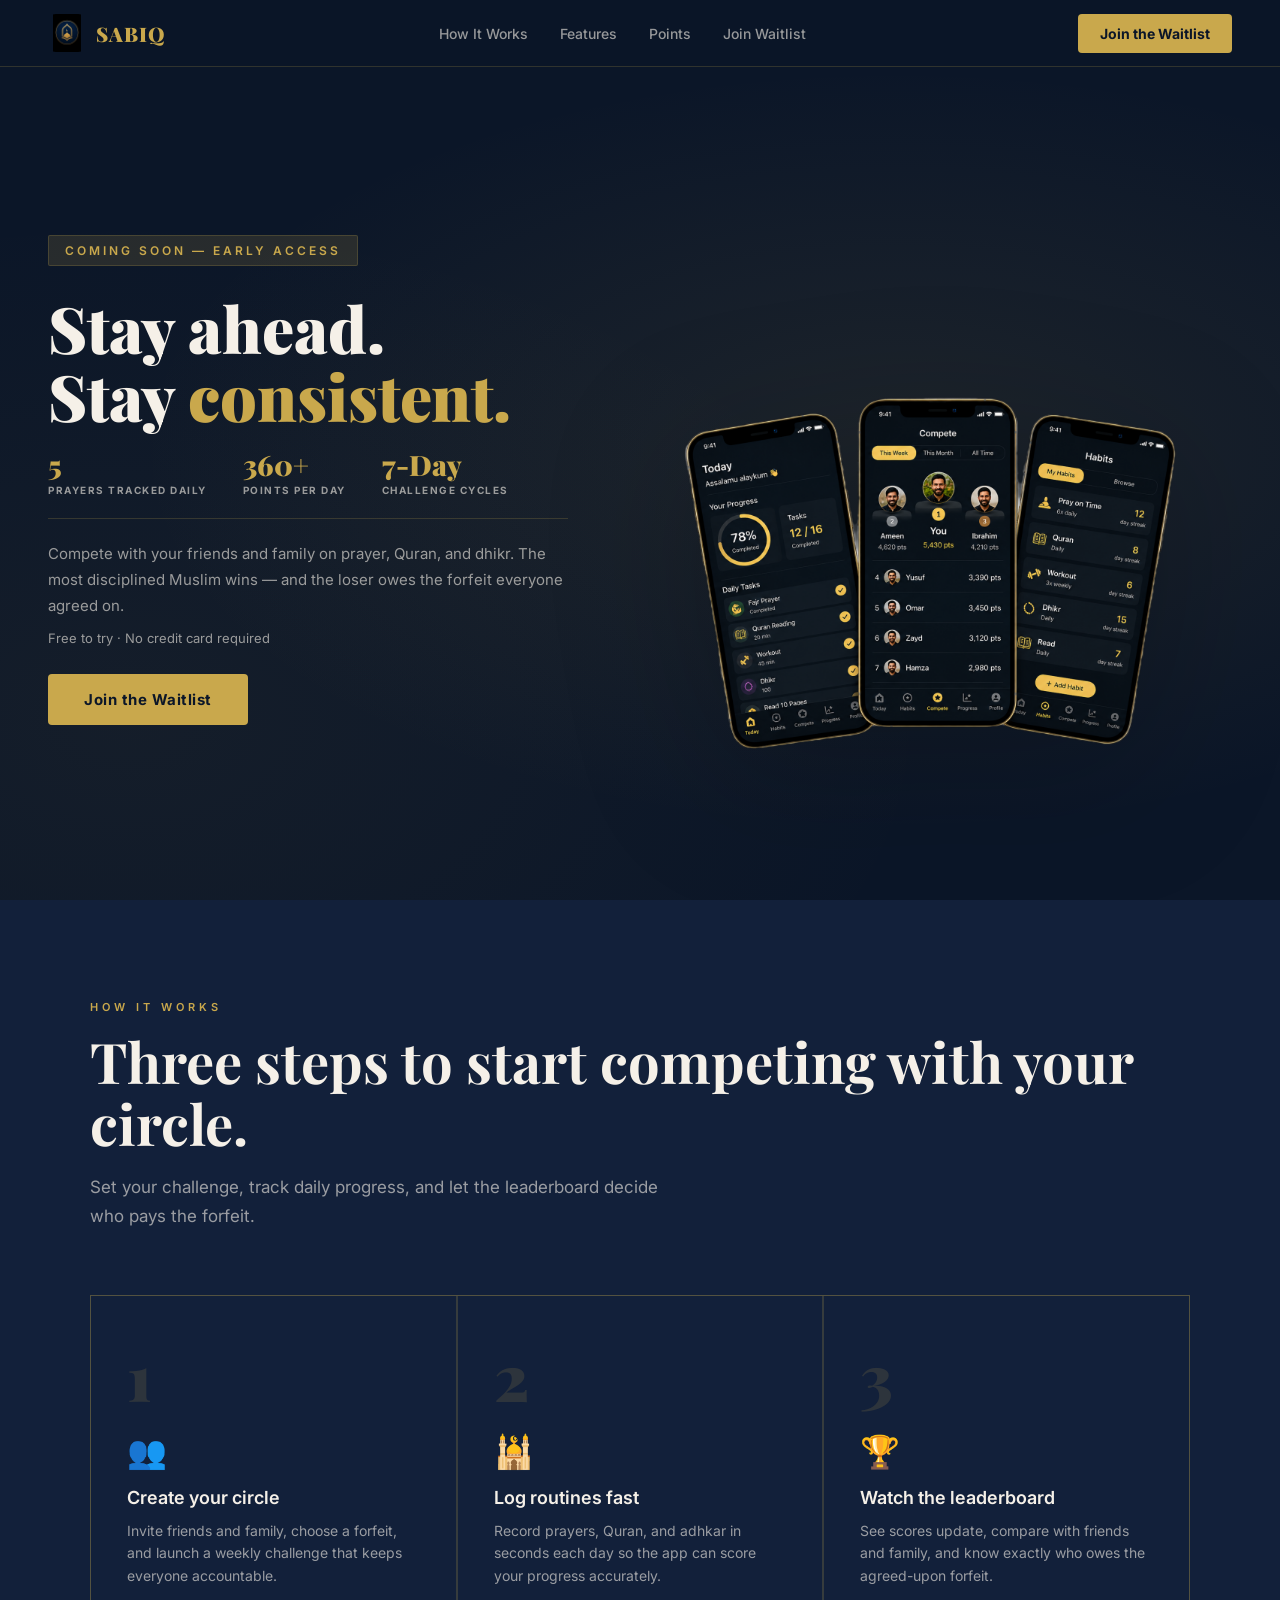
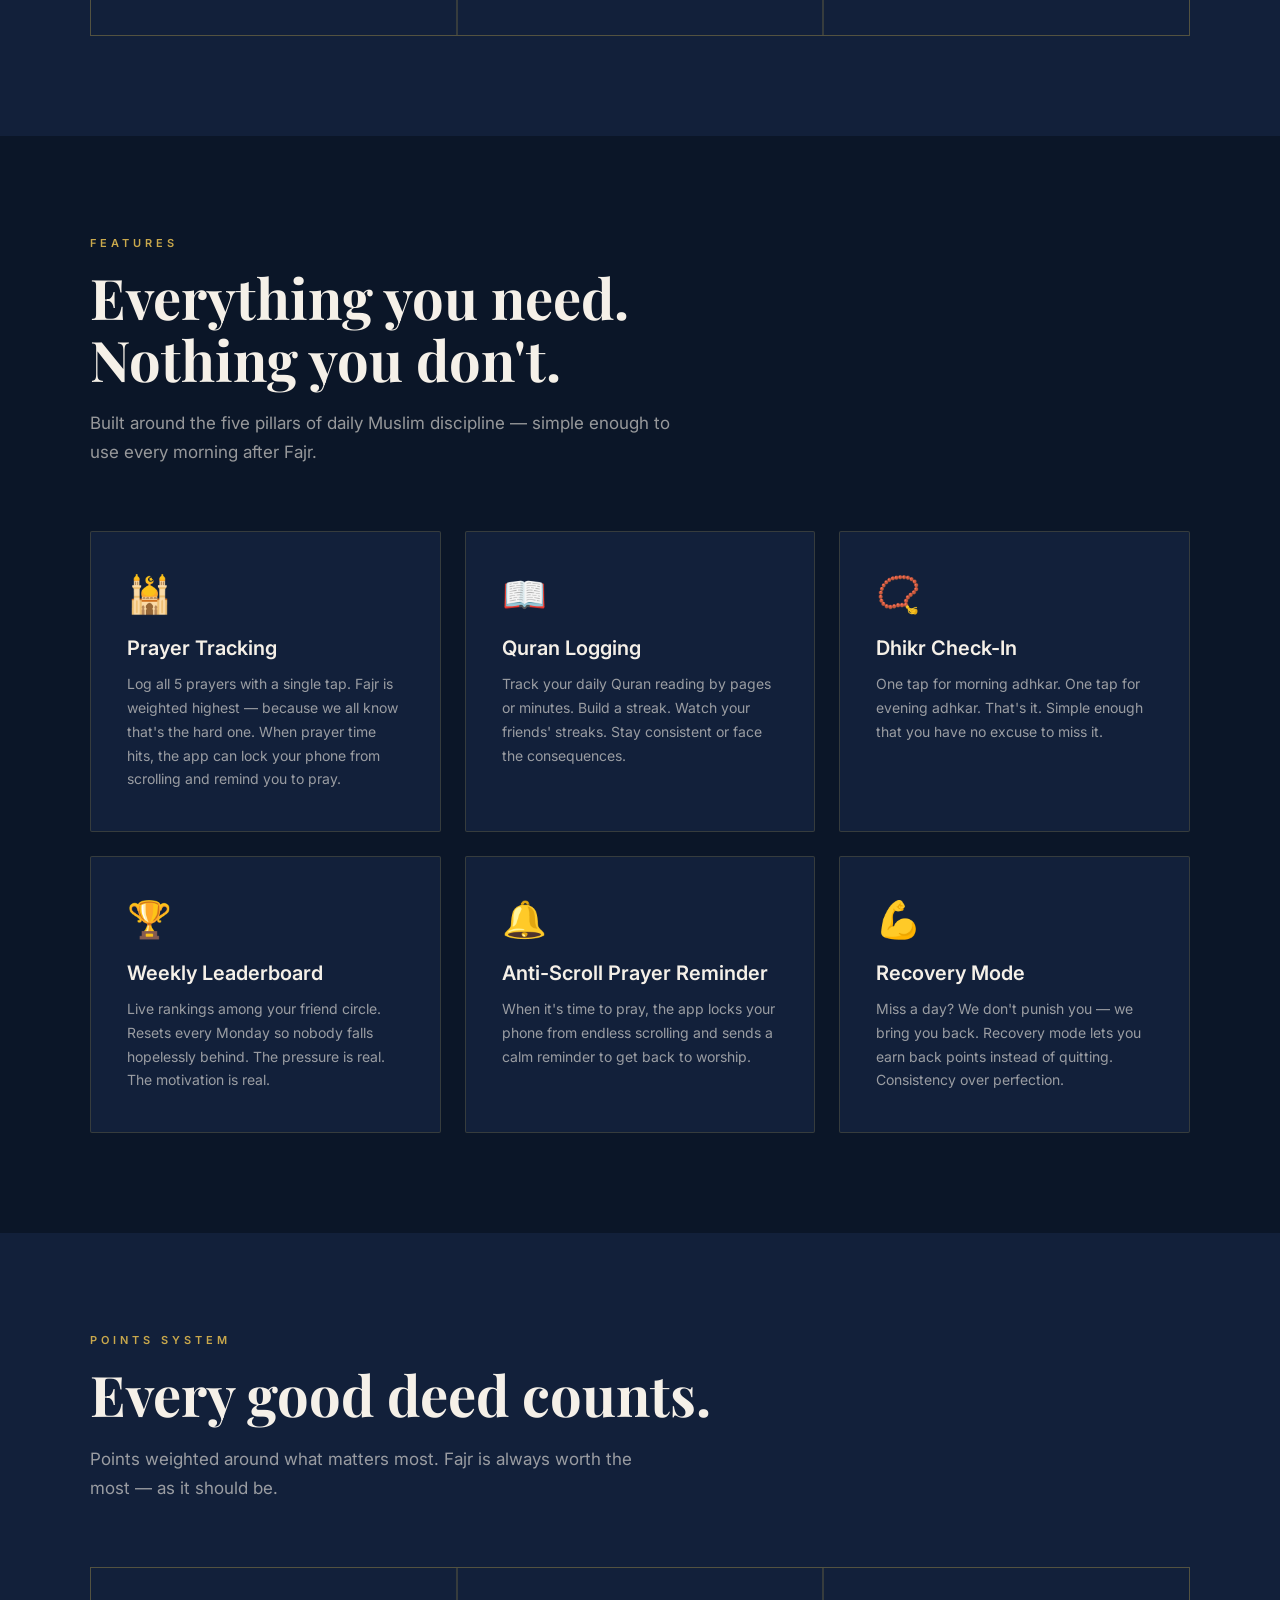
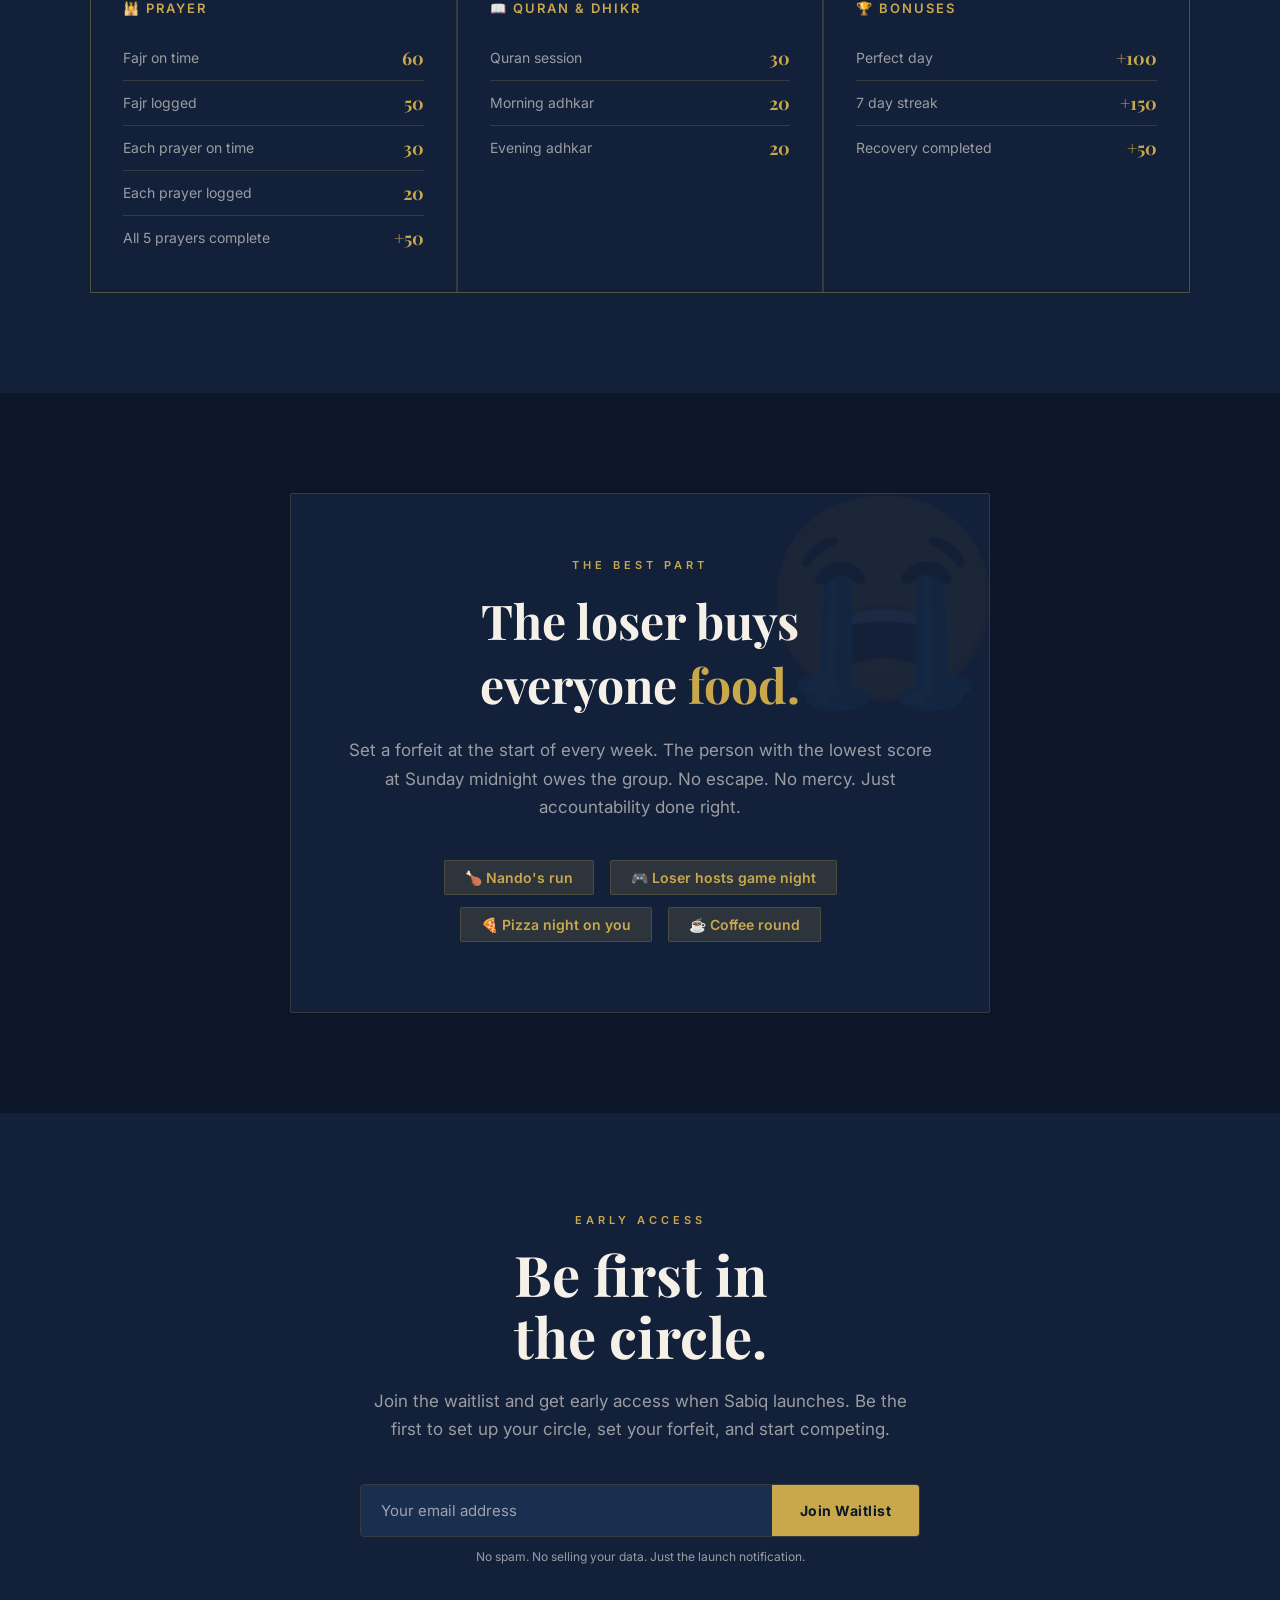
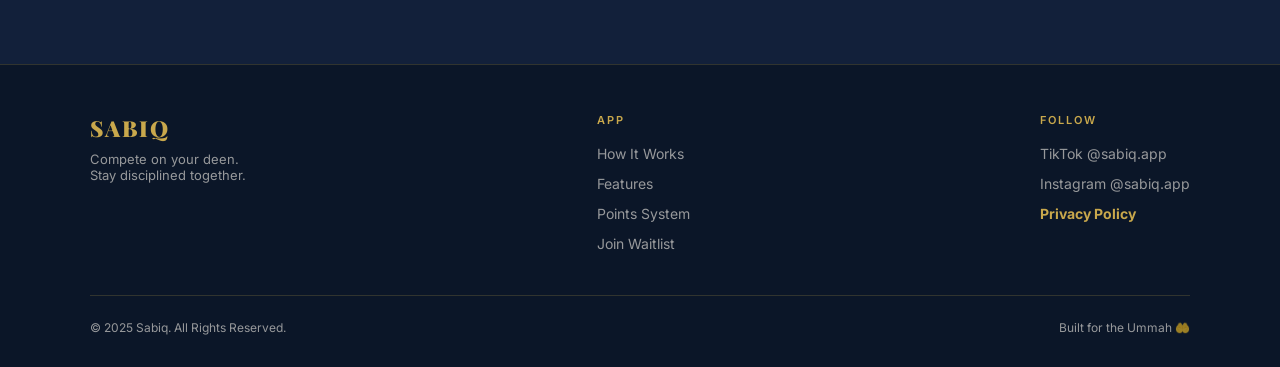
<file: index.html>
<!DOCTYPE html>
<html lang="en">
<head>
    <meta charset="UTF-8">
    <meta name="viewport" content="width=device-width, initial-scale=1.0">
    <title>Sabiq — Compete With Friends on Your Deen</title>
    <link href="https://fonts.googleapis.com/css2?family=Playfair+Display:wght@700;900&family=Inter:wght@400;500;600;700&display=swap" rel="stylesheet">
    <style>
        :root {
            --teal: #0B1628;
            --teal-dark: #12203A;
            --navy: #0B1628;
            --navy-mid: #12203A;
            --navy-light: #1A2E50;
            --gold: #C9A84C;
            --gold-light: #E8C96A;
            --gold-dim: rgba(201,168,76,0.15);
            --off-white: #F5F0E8;
            --muted: rgba(245,240,232,0.6);
            --border: rgba(201,168,76,0.2);
        }

        * { margin: 0; padding: 0; box-sizing: border-box; }
        html { scroll-behavior: smooth; }

        body {
            background: var(--navy);
            color: var(--off-white);
            font-family: 'Inter', sans-serif;
            overflow-x: hidden;
        }

        /* ── NAV ── */
        nav {
            position: fixed;
            top: 0; left: 0; right: 0;
            z-index: 100;
            padding: 14px 48px;
            display: flex;
            align-items: center;
            justify-content: space-between;
            background: rgba(11,22,40,0.92);
            backdrop-filter: blur(12px);
            border-bottom: 1px solid var(--border);
        }

        .nav-logo {
            display: inline-flex;
            align-items: center;
            gap: 10px;
            text-decoration: none;
        }

        .nav-logo img {
            width: 38px;
            height: 38px;
            object-fit: contain;
            border-radius: 8px;
        }

        .nav-logo-name {
            font-family: 'Playfair Display', serif;
            font-size: 20px;
            font-weight: 900;
            color: var(--gold);
            letter-spacing: 1px;
        }

        .nav-links {
            display: flex;
            gap: 32px;
        }

        .nav-links a {
            color: var(--muted);
            text-decoration: none;
            font-size: 14px;
            font-weight: 500;
            transition: color 0.2s;
        }

        .nav-links a:hover { color: var(--gold); }

        .nav-cta a {
            background: var(--gold);
            color: var(--navy);
            padding: 11px 22px;
            border-radius: 4px;
            font-size: 14px;
            font-weight: 700;
            text-decoration: none;
            transition: background 0.2s, transform 0.2s;
            white-space: nowrap;
        }

        .nav-cta a:hover { background: var(--gold-light); transform: translateY(-1px); }

        .nav-toggle {
            display: none;
            flex-direction: column;
            gap: 5px;
            background: none;
            border: none;
            cursor: pointer;
            padding: 4px;
        }

        .nav-toggle span {
            display: block;
            width: 24px;
            height: 2px;
            background: var(--off-white);
            border-radius: 2px;
            transition: all 0.3s;
        }

        /* ── HERO ── */
        .hero {
            position: relative;
            min-height: 100vh;
            display: flex;
            align-items: center;
            background: var(--teal);
            padding: 80px 48px 0;
            overflow: hidden;
        }

        .hero::before {
            content: '';
            position: absolute;
            inset: 0;
            background:
                radial-gradient(ellipse at 70% 50%, rgba(201,168,76,0.10) 0%, transparent 60%),
                radial-gradient(ellipse at 10% 80%, rgba(201,168,76,0.05) 0%, transparent 50%);
            pointer-events: none;
        }

        .hero-inner {
            display: flex;
            align-items: center;
            justify-content: space-between;
            gap: 56px;
            max-width: 1200px;
            width: 100%;
            margin: 0 auto;
            position: relative;
            z-index: 1;
        }

        .hero-copy {
            flex: 1;
            max-width: 520px;
            padding-top: 40px;
            padding-bottom: 60px;
        }

        .hero-rating {
            display: inline-flex;
            align-items: center;
            gap: 8px;
            background: var(--gold-dim);
            border: 1px solid var(--border);
            color: var(--gold);
            padding: 7px 16px;
            border-radius: 2px;
            font-size: 12px;
            font-weight: 600;
            letter-spacing: 3px;
            text-transform: uppercase;
            margin-bottom: 28px;
        }

        .hero h1 {
            font-family: 'Playfair Display', serif;
            font-size: clamp(38px, 5vw, 68px);
            font-weight: 900;
            line-height: 1.05;
            color: var(--off-white);
            margin-bottom: 22px;
        }

        .hero h1 .highlight { color: var(--gold); }

        .hero-stats {
            display: flex;
            gap: 36px;
            margin-bottom: 22px;
            padding-bottom: 22px;
            border-bottom: 1px solid var(--border);
            flex-wrap: wrap;
        }

        .hero-stat .stat-num {
            display: block;
            font-family: 'Playfair Display', serif;
            font-size: 28px;
            font-weight: 900;
            color: var(--gold);
            line-height: 1;
        }

        .hero-stat .stat-label {
            display: block;
            font-size: 10px;
            font-weight: 700;
            color: var(--muted);
            text-transform: uppercase;
            letter-spacing: 1.5px;
            margin-top: 5px;
        }

        .hero-desc {
            font-size: 15px;
            color: var(--muted);
            line-height: 1.75;
            margin-bottom: 10px;
        }

        .hero-tagline {
            font-size: 13px;
            color: var(--muted);
            margin-bottom: 28px;
        }

        .hero-waitlist-btn {
            display: inline-block;
            background: var(--gold);
            color: var(--navy);
            padding: 16px 36px;
            border-radius: 4px;
            font-size: 15px;
            font-weight: 700;
            text-decoration: none;
            letter-spacing: 0.5px;
            transition: background 0.2s, transform 0.2s;
        }

        .hero-waitlist-btn:hover { background: var(--gold-light); transform: translateY(-2px); }

        .hero-visual {
            flex: 1;
            max-width: 680px;
            display: flex;
            justify-content: center;
            align-items: flex-end;
            align-self: flex-end;
        }

        .hero-visual img {
            width: 100%;
            max-width: 620px;
            height: auto;
            display: block;
            filter: drop-shadow(0 32px 72px rgba(0,0,0,0.22));
        }

        /* ── SECTION BASE ── */
        section {
            position: relative;
            z-index: 1;
            padding: 100px 24px;
        }

        .container {
            max-width: 1100px;
            margin: 0 auto;
        }

        .section-eyebrow {
            font-size: 11px;
            font-weight: 600;
            letter-spacing: 4px;
            text-transform: uppercase;
            color: var(--gold);
            margin-bottom: 16px;
        }

        .section-title {
            font-family: 'Playfair Display', serif;
            font-size: clamp(32px, 5vw, 56px);
            font-weight: 700;
            line-height: 1.1;
            margin-bottom: 20px;
        }

        .section-desc {
            font-size: 17px;
            color: var(--muted);
            max-width: 580px;
            line-height: 1.7;
            margin-bottom: 64px;
        }

        /* ── HOW IT WORKS ── */
        .how-it-works { background: var(--navy-mid); }

        .steps-grid {
            display: grid;
            grid-template-columns: repeat(auto-fit, minmax(220px, 1fr));
            gap: 2px;
            background: var(--border);
            border: 1px solid var(--border);
        }

        .step { background: var(--navy-mid); padding: 48px 36px; position: relative; }

        .step-num {
            font-family: 'Playfair Display', serif;
            font-size: 64px;
            font-weight: 900;
            color: var(--gold-dim);
            line-height: 1;
            margin-bottom: 24px;
        }

        .step-icon { font-size: 32px; margin-bottom: 16px; }
        .step h3 { font-size: 18px; font-weight: 600; margin-bottom: 12px; color: var(--off-white); }
        .step p { font-size: 14px; color: var(--muted); line-height: 1.6; }

        /* ── FEATURES ── */
        .features-grid {
            display: grid;
            grid-template-columns: repeat(auto-fit, minmax(300px, 1fr));
            gap: 24px;
        }

        .feature-card {
            background: var(--navy-mid);
            border: 1px solid var(--border);
            padding: 40px 36px;
            border-radius: 2px;
            transition: border-color 0.2s;
        }

        .feature-card:hover { border-color: var(--gold); }
        .feature-icon { font-size: 36px; margin-bottom: 20px; }
        .feature-card h3 { font-size: 20px; font-weight: 600; margin-bottom: 12px; color: var(--off-white); }
        .feature-card p { font-size: 14px; color: var(--muted); line-height: 1.7; }

        /* ── POINTS ── */
        .points-section { background: var(--navy-mid); }

        .points-grid {
            display: grid;
            grid-template-columns: repeat(auto-fit, minmax(260px, 1fr));
            gap: 2px;
            background: var(--border);
            border: 1px solid var(--border);
        }

        .points-card { background: var(--navy-mid); padding: 32px; }

        .points-card h4 {
            font-size: 13px;
            font-weight: 600;
            letter-spacing: 2px;
            text-transform: uppercase;
            color: var(--gold);
            margin-bottom: 20px;
        }

        .point-row {
            display: flex;
            justify-content: space-between;
            align-items: center;
            padding: 10px 0;
            border-bottom: 1px solid var(--border);
            font-size: 14px;
        }

        .point-row:last-child { border-bottom: none; }
        .point-row span:first-child { color: var(--muted); }

        .point-val {
            color: var(--gold);
            font-weight: 700;
            font-family: 'Playfair Display', serif;
            font-size: 18px;
        }

        /* ── FORFEIT ── */
        .forfeit-section { text-align: center; }

        .forfeit-card {
            background: var(--navy-mid);
            border: 1px solid var(--border);
            border-radius: 2px;
            padding: 64px 48px;
            max-width: 700px;
            margin: 0 auto;
            position: relative;
            overflow: hidden;
        }

        .forfeit-card::before {
            content: '😭';
            position: absolute;
            font-size: 200px;
            opacity: 0.04;
            top: -20px;
            right: -20px;
        }

        .forfeit-card h2 {
            font-family: 'Playfair Display', serif;
            font-size: clamp(28px, 4vw, 48px);
            font-weight: 700;
            margin-bottom: 20px;
        }

        .forfeit-card p {
            font-size: 17px;
            color: var(--muted);
            line-height: 1.7;
            margin-bottom: 32px;
        }

        .forfeit-tag {
            display: inline-block;
            background: var(--gold-dim);
            border: 1px solid var(--border);
            color: var(--gold);
            padding: 8px 20px;
            border-radius: 2px;
            font-size: 14px;
            font-weight: 600;
            margin: 6px;
        }

        /* ── WAITLIST ── */
        .waitlist-section { background: var(--navy-mid); text-align: center; }
        .waitlist-inner { max-width: 560px; margin: 0 auto; }
        .waitlist-form { margin-top: 40px; }

        .form-row {
            display: flex;
            gap: 0;
            border: 1px solid var(--border);
            border-radius: 4px;
            overflow: hidden;
            transition: border-color 0.2s;
        }

        .form-row:focus-within { border-color: var(--gold); }

        .form-row input {
            flex: 1;
            background: var(--navy-light);
            border: none;
            padding: 16px 20px;
            color: var(--off-white);
            font-size: 15px;
            font-family: 'Inter', sans-serif;
            outline: none;
        }

        .form-row input::placeholder { color: var(--muted); }

        .form-row button {
            background: var(--gold);
            color: var(--navy);
            border: none;
            padding: 16px 28px;
            font-size: 14px;
            font-weight: 700;
            font-family: 'Inter', sans-serif;
            cursor: pointer;
            letter-spacing: 0.5px;
            transition: background 0.2s;
            white-space: nowrap;
        }

        .form-row button:hover { background: var(--gold-light); }
        .form-note { font-size: 12px; color: var(--muted); margin-top: 12px; }

        .success-msg {
            display: none;
            align-items: center;
            gap: 8px;
            justify-content: center;
            color: #4ade80;
            font-size: 15px;
            font-weight: 500;
            margin-top: 16px;
        }

        /* ── FOOTER ── */
        footer {
            position: relative;
            z-index: 1;
            border-top: 1px solid var(--border);
            padding: 48px 40px 32px;
        }

        .footer-inner {
            max-width: 1100px;
            margin: 0 auto;
            display: flex;
            justify-content: space-between;
            align-items: flex-start;
            gap: 40px;
            flex-wrap: wrap;
        }

        .footer-brand .logo-text {
            font-family: 'Playfair Display', serif;
            font-size: 22px;
            font-weight: 900;
            color: var(--gold);
            letter-spacing: 2px;
        }

        .footer-brand p { font-size: 13px; color: var(--muted); margin-top: 8px; }

        .footer-links h4 {
            font-size: 11px;
            font-weight: 600;
            letter-spacing: 2px;
            text-transform: uppercase;
            color: var(--gold);
            margin-bottom: 16px;
        }

        .footer-links ul { list-style: none; }
        .footer-links li { margin-bottom: 10px; }
        .footer-links a { font-size: 14px; color: var(--muted); text-decoration: none; transition: color 0.2s; }
        .footer-links a:hover { color: var(--gold); }
        .footer-links a.privacy-link { color: var(--gold); font-weight: 700; }
        .footer-links a.privacy-link:hover { color: var(--gold-light); }

        .footer-bottom {
            max-width: 1100px;
            margin: 32px auto 0;
            padding-top: 24px;
            border-top: 1px solid var(--border);
            font-size: 12px;
            color: var(--muted);
            display: flex;
            justify-content: space-between;
            flex-wrap: wrap;
            gap: 8px;
        }

        /* ── RESPONSIVE ── */
        @media (max-width: 1024px) {
            .hero { padding: 80px 32px 0; }
            .hero-inner {
                flex-direction: column;
                text-align: center;
                gap: 40px;
            }
            .hero-copy { max-width: 100%; padding-bottom: 0; }
            .hero-stats { justify-content: center; }
            .store-buttons { justify-content: center; }
            .hero-visual { max-width: 366px; width: 100%; align-self: center; }
        }

        @media (max-width: 768px) {
            nav { padding: 14px 20px; }

            .nav-links {
                display: none;
                flex-direction: column;
                gap: 16px;
                position: absolute;
                top: 100%; left: 0; right: 0;
                background: var(--navy);
                padding: 20px;
                border-bottom: 1px solid var(--border);
            }

            .nav-links.active { display: flex; }
            .nav-toggle { display: flex; }
            .nav-cta { display: none; }

            .hero { padding: 70px 20px 0; }
            .hero h1 { font-size: clamp(34px, 8vw, 52px); }
            .hero-stats { gap: 24px; }

            section { padding: 72px 20px; }
            .steps-grid, .features-grid, .points-grid { grid-template-columns: 1fr; }
            .form-row { flex-direction: column; }
            .form-row input, .form-row button { width: 100%; }
            .footer-inner { flex-direction: column; gap: 32px; }
            .footer-bottom { flex-direction: column; }
            .forfeit-card { padding: 40px 24px; }
        }
    </style>
</head>
<body>

<!-- NAV -->
<nav id="navbar">
    <a href="#" class="nav-logo">
        <img src="attatched_assets/sabiq.png" alt="Sabiq logo">
        <span class="nav-logo-name">SABIQ</span>
    </a>
    <div class="nav-links" id="navLinks">
        <a href="#how-it-works">How It Works</a>
        <a href="#features">Features</a>
        <a href="#points">Points</a>
        <a href="#waitlist">Join Waitlist</a>
    </div>
    <div class="nav-cta">
        <a href="#waitlist">Join the Waitlist</a>
    </div>
    <button class="nav-toggle" id="navToggle" aria-label="Open navigation">
        <span></span><span></span><span></span>
    </button>
</nav>

<!-- HERO -->
<section class="hero">
    <div class="hero-inner">
        <div class="hero-copy">
            <div class="hero-rating">Coming Soon — Early Access</div>
            <h1>Stay ahead.<br>Stay <span class="highlight">consistent.</span></h1>
            <div class="hero-stats">
                <div class="hero-stat">
                    <span class="stat-num">5</span>
                    <span class="stat-label">Prayers Tracked Daily</span>
                </div>
                <div class="hero-stat">
                    <span class="stat-num">360+</span>
                    <span class="stat-label">Points Per Day</span>
                </div>
                <div class="hero-stat">
                    <span class="stat-num">7-Day</span>
                    <span class="stat-label">Challenge Cycles</span>
                </div>
            </div>
            <p class="hero-desc">Compete with your friends and family on prayer, Quran, and dhikr. The most disciplined Muslim wins — and the loser owes the forfeit everyone agreed on.</p>
            <p class="hero-tagline">Free to try · No credit card required</p>
            <a href="#waitlist" class="hero-waitlist-btn">Join the Waitlist</a>
        </div>
        <div class="hero-visual">
            <img src="attatched_assets/hero_img.png" alt="Sabiq app mockup">
        </div>
    </div>
</section>

<!-- HOW IT WORKS -->
<section class="how-it-works" id="how-it-works">
    <div class="container">
        <div class="section-eyebrow">How It Works</div>
        <h2 class="section-title">Three steps to start competing with your circle.</h2>
        <p class="section-desc">Set your challenge, track daily progress, and let the leaderboard decide who pays the forfeit.</p>
        <div class="steps-grid">
            <div class="step">
                <div class="step-num">1</div>
                <div class="step-icon">👥</div>
                <h3>Create your circle</h3>
                <p>Invite friends and family, choose a forfeit, and launch a weekly challenge that keeps everyone accountable.</p>
            </div>
            <div class="step">
                <div class="step-num">2</div>
                <div class="step-icon">🕌</div>
                <h3>Log routines fast</h3>
                <p>Record prayers, Quran, and adhkar in seconds each day so the app can score your progress accurately.</p>
            </div>
            <div class="step">
                <div class="step-num">3</div>
                <div class="step-icon">🏆</div>
                <h3>Watch the leaderboard</h3>
                <p>See scores update, compare with friends and family, and know exactly who owes the agreed-upon forfeit.</p>
            </div>
        </div>
    </div>
</section>

<!-- FEATURES -->
<section id="features">
    <div class="container">
        <div class="section-eyebrow">Features</div>
        <h2 class="section-title">Everything you need.<br>Nothing you don't.</h2>
        <p class="section-desc">Built around the five pillars of daily Muslim discipline — simple enough to use every morning after Fajr.</p>
        <div class="features-grid">
            <div class="feature-card">
                <div class="feature-icon">🕌</div>
                <h3>Prayer Tracking</h3>
                <p>Log all 5 prayers with a single tap. Fajr is weighted highest — because we all know that's the hard one. When prayer time hits, the app can lock your phone from scrolling and remind you to pray.</p>
            </div>
            <div class="feature-card">
                <div class="feature-icon">📖</div>
                <h3>Quran Logging</h3>
                <p>Track your daily Quran reading by pages or minutes. Build a streak. Watch your friends' streaks. Stay consistent or face the consequences.</p>
            </div>
            <div class="feature-card">
                <div class="feature-icon">📿</div>
                <h3>Dhikr Check-In</h3>
                <p>One tap for morning adhkar. One tap for evening adhkar. That's it. Simple enough that you have no excuse to miss it.</p>
            </div>
            <div class="feature-card">
                <div class="feature-icon">🏆</div>
                <h3>Weekly Leaderboard</h3>
                <p>Live rankings among your friend circle. Resets every Monday so nobody falls hopelessly behind. The pressure is real. The motivation is real.</p>
            </div>
            <div class="feature-card">
                <div class="feature-icon">🔔</div>
                <h3>Anti-Scroll Prayer Reminder</h3>
                <p>When it's time to pray, the app locks your phone from endless scrolling and sends a calm reminder to get back to worship.</p>
            </div>
            <div class="feature-card">
                <div class="feature-icon">💪</div>
                <h3>Recovery Mode</h3>
                <p>Miss a day? We don't punish you — we bring you back. Recovery mode lets you earn back points instead of quitting. Consistency over perfection.</p>
            </div>
        </div>
    </div>
</section>

<!-- POINTS -->
<section class="points-section" id="points">
    <div class="container">
        <div class="section-eyebrow">Points System</div>
        <h2 class="section-title">Every good deed counts.</h2>
        <p class="section-desc">Points weighted around what matters most. Fajr is always worth the most — as it should be.</p>
        <div class="points-grid">
            <div class="points-card">
                <h4>🕌 Prayer</h4>
                <div class="point-row"><span>Fajr on time</span><span class="point-val">60</span></div>
                <div class="point-row"><span>Fajr logged</span><span class="point-val">50</span></div>
                <div class="point-row"><span>Each prayer on time</span><span class="point-val">30</span></div>
                <div class="point-row"><span>Each prayer logged</span><span class="point-val">20</span></div>
                <div class="point-row"><span>All 5 prayers complete</span><span class="point-val">+50</span></div>
            </div>
            <div class="points-card">
                <h4>📖 Quran &amp; Dhikr</h4>
                <div class="point-row"><span>Quran session</span><span class="point-val">30</span></div>
                <div class="point-row"><span>Morning adhkar</span><span class="point-val">20</span></div>
                <div class="point-row"><span>Evening adhkar</span><span class="point-val">20</span></div>
            </div>
            <div class="points-card">
                <h4>🏆 Bonuses</h4>
                <div class="point-row"><span>Perfect day</span><span class="point-val">+100</span></div>
                <div class="point-row"><span>7 day streak</span><span class="point-val">+150</span></div>
                <div class="point-row"><span>Recovery completed</span><span class="point-val">+50</span></div>
            </div>
        </div>
    </div>
</section>

<!-- FORFEIT -->
<section>
    <div class="container forfeit-section">
        <div class="forfeit-card">
            <div class="section-eyebrow" style="text-align:center">The Best Part</div>
            <h2>The loser buys<br>everyone <span style="color:var(--gold)">food.</span></h2>
            <p>Set a forfeit at the start of every week. The person with the lowest score at Sunday midnight owes the group. No escape. No mercy. Just accountability done right.</p>
            <div>
                <span class="forfeit-tag">🍗 Nando's run</span>
                <span class="forfeit-tag">🎮 Loser hosts game night</span>
                <span class="forfeit-tag">🍕 Pizza night on you</span>
                <span class="forfeit-tag">☕ Coffee round</span>
            </div>
        </div>
    </div>
</section>

<!-- WAITLIST -->
<section class="waitlist-section" id="waitlist">
    <div class="container">
        <div class="waitlist-inner">
            <div class="section-eyebrow">Early Access</div>
            <h2 class="section-title">Be first in<br>the circle.</h2>
            <p style="color:var(--muted);font-size:17px;line-height:1.7">Join the waitlist and get early access when Sabiq launches. Be the first to set up your circle, set your forfeit, and start competing.</p>
            <form class="waitlist-form" id="waitlistForm" action="https://formspree.io/f/xkolbkvr" method="POST">
                <div class="form-row">
                    <input type="email" name="email" placeholder="Your email address" required>
                    <button type="submit">Join Waitlist</button>
                </div>
                <p class="form-note">No spam. No selling your data. Just the launch notification.</p>
                <div class="success-msg" id="successMsg">
                    <svg width="18" height="18" viewBox="0 0 20 20" fill="none"><path d="M16.667 5L7.5 14.167 3.333 10" stroke="#4ade80" stroke-width="2" stroke-linecap="round" stroke-linejoin="round"/></svg>
                    You're on the list. May Allah make you among the sabiqoon. 🤲
                </div>
            </form>
        </div>
    </div>
</section>

<!-- FOOTER -->
<footer>
    <div class="footer-inner">
        <div class="footer-brand">
            <div class="logo-text">SABIQ</div>
            <p>Compete on your deen.<br>Stay disciplined together.</p>
        </div>
        <div class="footer-links">
            <h4>App</h4>
            <ul>
                <li><a href="#how-it-works">How It Works</a></li>
                <li><a href="#features">Features</a></li>
                <li><a href="#points">Points System</a></li>
                <li><a href="#waitlist">Join Waitlist</a></li>
            </ul>
        </div>
        <div class="footer-links">
            <h4>Follow</h4>
            <ul>
                <li><a href="https://tiktok.com/@sabiq.app" target="_blank">TikTok @sabiq.app</a></li>
                <li><a href="https://instagram.com/sabiq.app" target="_blank">Instagram @sabiq.app</a></li>
                <li><a href="privacy.html" class="privacy-link">Privacy Policy</a></li>
            </ul>
        </div>
    </div>
    <div class="footer-bottom">
        <span>© 2025 Sabiq. All Rights Reserved.</span>
        <span>Built for the Ummah 🤲</span>
    </div>
</footer>

<script>
const navToggle = document.getElementById('navToggle');
const navLinks = document.getElementById('navLinks');

if (navToggle) {
    navToggle.addEventListener('click', function () {
        navLinks.classList.toggle('active');
        navToggle.classList.toggle('active');
    });
}

document.querySelectorAll('#navLinks a').forEach(link => {
    link.addEventListener('click', () => {
        if (window.innerWidth <= 768) {
            navLinks.classList.remove('active');
            navToggle.classList.remove('active');
        }
    });
});

const form = document.getElementById('waitlistForm');
if (form) {
    form.addEventListener('submit', async (e) => {
        e.preventDefault();
        const btn = form.querySelector('button');
        const original = btn.textContent;
        btn.textContent = 'Joining...';
        btn.disabled = true;
        try {
            const res = await fetch(form.action, {
                method: 'POST',
                body: new FormData(form),
                headers: { 'Accept': 'application/json' }
            });
            if (res.ok) {
                document.getElementById('successMsg').style.display = 'flex';
                form.querySelector('input').value = '';
                btn.textContent = 'Joined!';
            } else throw new Error();
        } catch {
            btn.textContent = original;
            btn.disabled = false;
            alert('Something went wrong. Please try again.');
        }
    });
}
</script>
</body>
</html>
</file>
